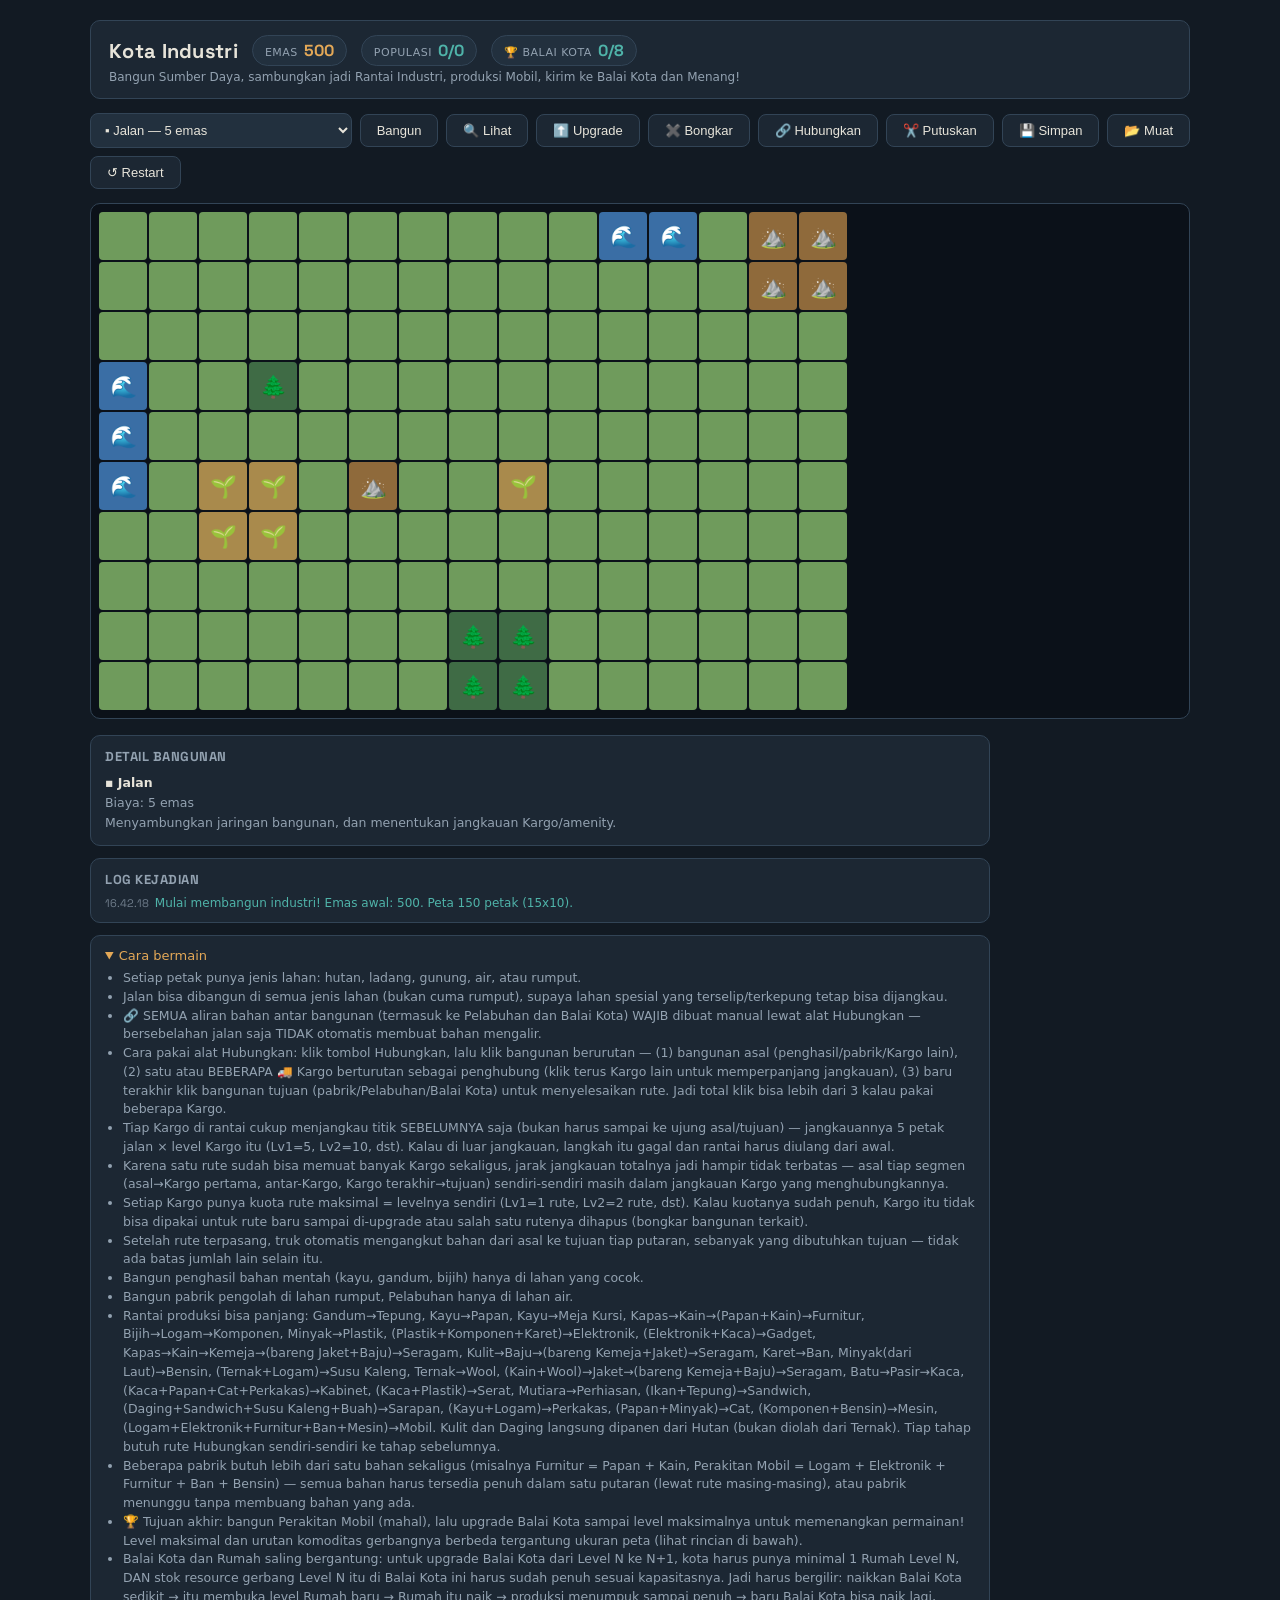
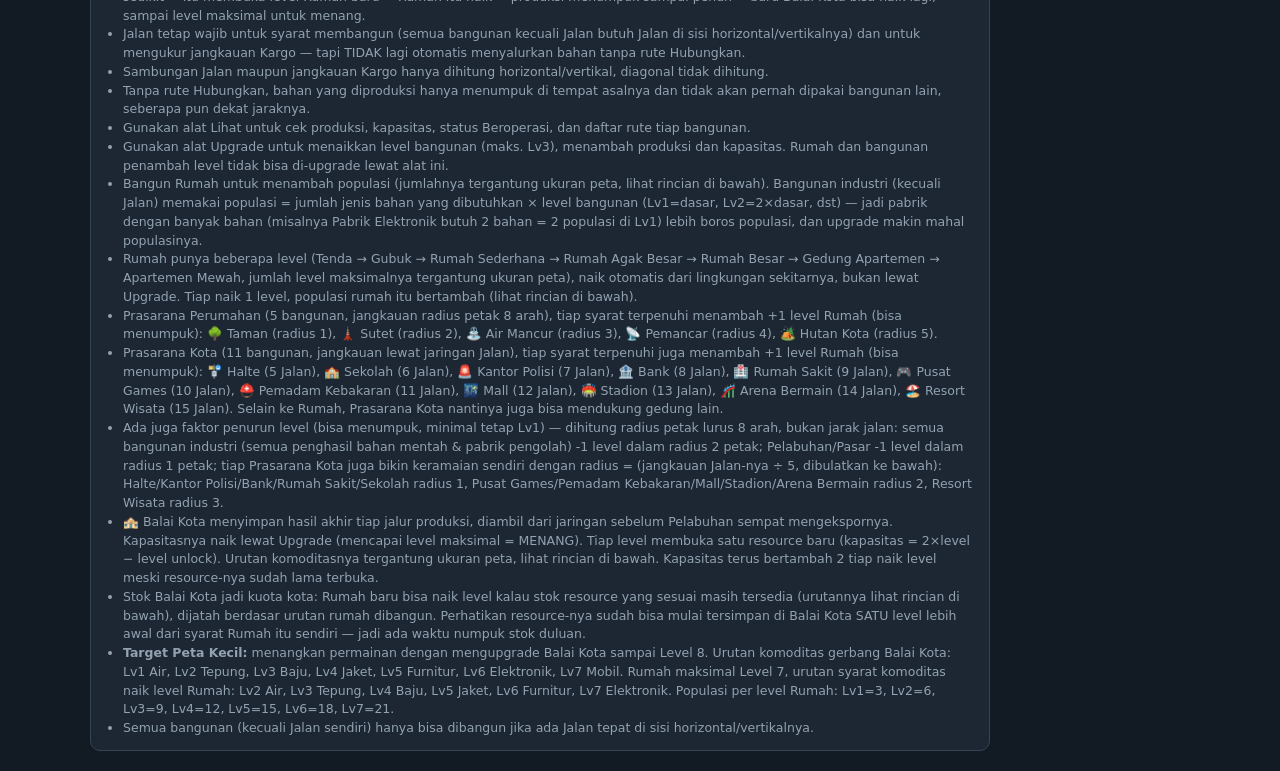
<file: index.html>
<!DOCTYPE html>
<html lang="id">
<head>
<meta charset="UTF-8">
<title>Kota Industri</title>
<link rel="preconnect" href="https://fonts.googleapis.com">
<link href="https://fonts.googleapis.com/css2?family=Space+Grotesk:wght@500;600;700&display=swap" rel="stylesheet">
<link rel="stylesheet" href="style.css">
</head>
<body>
<div class="wrap">
  <div class="toast" id="toast"></div>
  <div class="winbanner" id="winBanner" style="display:none;"></div>
  <div class="losebanner" id="loseBanner" style="display:none;"></div>
  <div class="modal-overlay" id="sizeModal" style="display:none;">
    <div class="modal-box">
      <h3>Pilih Ukuran Peta</h3>
      <p>Restart akan menghapus semua bangunan dan memulai kota baru.</p>
      <div class="modal-btns">
        <button class="toolbtn" id="sizeSmallBtn">🗺️ Peta Kecil<br><span class="modal-sub">15 × 10 (150 petak)</span></button>
        <button class="toolbtn" id="sizeLargeBtn">🗺️ Peta Besar<br><span class="modal-sub">41 × 18 (738 petak)</span></button>
      </div>
      <div class="modal-btns" style="margin-top:12px;">
        <button class="toolbtn" id="sizeModalCancel">Batal</button>
      </div>
    </div>
  </div>

  <div class="modal-overlay" id="disconnectModal" style="display:none;">
    <div class="modal-box">
      <h3>Pilih Rute yang Diputus</h3>
      <p id="disconnectModalDesc">Klik salah satu rute di bawah untuk memutusnya.</p>
      <div class="modal-btns" id="disconnectModalBtns" style="flex-direction:column;"></div>
      <div class="modal-btns" style="margin-top:12px;">
        <button class="toolbtn" id="disconnectModalCancel">Batal</button>
      </div>
    </div>
  </div>

  <input type="file" id="loadFileInput" accept=".json" style="display:none;">

  <div class="topbar">
    <div class="titlewrap">
      <h1>Kota Industri</h1>
      <div class="stat gold"><span class="lbl">Emas</span><span class="val" id="goldVal">0</span></div>
      <div class="stat pop"><span class="lbl">Populasi</span><span class="val" id="popVal">0/0</span></div>
      <div class="stat pop"><span class="lbl">🏆 Balai Kota</span><span class="val" id="carVal">0/0</span></div>
    </div>
    <div class="sub">Bangun Sumber Daya, sambungkan jadi Rantai Industri, produksi Mobil, kirim ke Balai Kota dan Menang!</div>
  </div>

  <div class="toolbar" id="toolbar"></div>

  <div class="main">
    <div class="gridcol">
      <div class="grid" id="grid"></div>
    </div>
    <div class="side">
      <div class="panel">
        <h3>Detail bangunan</h3>
        <div id="detailPanel" style="font-size:12.5px;color:var(--muted);line-height:1.6;">Pilih alat Lihat, lalu klik bangunan di peta.</div>
      </div>
      <div class="panel">
        <h3>Log kejadian</h3>
        <div class="log" id="log"></div>
      </div>
      <div class="panel">
        <details open>
          <summary>Cara bermain</summary>
          <ul>
            <li>Setiap petak punya jenis lahan: hutan, ladang, gunung, air, atau rumput.</li>
            <li>Jalan bisa dibangun di semua jenis lahan (bukan cuma rumput), supaya lahan spesial yang terselip/terkepung tetap bisa dijangkau.</li>
            <li>🔗 SEMUA aliran bahan antar bangunan (termasuk ke Pelabuhan dan Balai Kota) WAJIB dibuat manual lewat alat Hubungkan — bersebelahan jalan saja TIDAK otomatis membuat bahan mengalir.</li>
            <li>Cara pakai alat Hubungkan: klik tombol Hubungkan, lalu klik bangunan berurutan — (1) bangunan asal (penghasil/pabrik/Kargo lain), (2) satu atau BEBERAPA 🚚 Kargo berturutan sebagai penghubung (klik terus Kargo lain untuk memperpanjang jangkauan), (3) baru terakhir klik bangunan tujuan (pabrik/Pelabuhan/Balai Kota) untuk menyelesaikan rute. Jadi total klik bisa lebih dari 3 kalau pakai beberapa Kargo.</li>
            <li>Tiap Kargo di rantai cukup menjangkau titik SEBELUMNYA saja (bukan harus sampai ke ujung asal/tujuan) — jangkauannya 5 petak jalan × level Kargo itu (Lv1=5, Lv2=10, dst). Kalau di luar jangkauan, langkah itu gagal dan rantai harus diulang dari awal.</li>
            <li>Karena satu rute sudah bisa memuat banyak Kargo sekaligus, jarak jangkauan totalnya jadi hampir tidak terbatas — asal tiap segmen (asal→Kargo pertama, antar-Kargo, Kargo terakhir→tujuan) sendiri-sendiri masih dalam jangkauan Kargo yang menghubungkannya.</li>
            <li>Setiap Kargo punya kuota rute maksimal = levelnya sendiri (Lv1=1 rute, Lv2=2 rute, dst). Kalau kuotanya sudah penuh, Kargo itu tidak bisa dipakai untuk rute baru sampai di-upgrade atau salah satu rutenya dihapus (bongkar bangunan terkait).</li>
            <li>Setelah rute terpasang, truk otomatis mengangkut bahan dari asal ke tujuan tiap putaran, sebanyak yang dibutuhkan tujuan — tidak ada batas jumlah lain selain itu.</li>
            <li>Bangun penghasil bahan mentah (kayu, gandum, bijih) hanya di lahan yang cocok.</li>
            <li>Bangun pabrik pengolah di lahan rumput, Pelabuhan hanya di lahan air.</li>
            <li>Rantai produksi bisa panjang: Gandum→Tepung, Kayu→Papan, Kayu→Meja Kursi, Kapas→Kain→(Papan+Kain)→Furnitur, Bijih→Logam→Komponen, Minyak→Plastik, (Plastik+Komponen+Karet)→Elektronik, (Elektronik+Kaca)→Gadget, Kapas→Kain→Kemeja→(bareng Jaket+Baju)→Seragam, Kulit→Baju→(bareng Kemeja+Jaket)→Seragam, Karet→Ban, Minyak(dari Laut)→Bensin, (Ternak+Logam)→Susu Kaleng, Ternak→Wool, (Kain+Wool)→Jaket→(bareng Kemeja+Baju)→Seragam, Batu→Pasir→Kaca, (Kaca+Papan+Cat+Perkakas)→Kabinet, (Kaca+Plastik)→Serat, Mutiara→Perhiasan, (Ikan+Tepung)→Sandwich, (Daging+Sandwich+Susu Kaleng+Buah)→Sarapan, (Kayu+Logam)→Perkakas, (Papan+Minyak)→Cat, (Komponen+Bensin)→Mesin, (Logam+Elektronik+Furnitur+Ban+Mesin)→Mobil. Kulit dan Daging langsung dipanen dari Hutan (bukan diolah dari Ternak). Tiap tahap butuh rute Hubungkan sendiri-sendiri ke tahap sebelumnya.</li>
            <li>Beberapa pabrik butuh lebih dari satu bahan sekaligus (misalnya Furnitur = Papan + Kain, Perakitan Mobil = Logam + Elektronik + Furnitur + Ban + Bensin) — semua bahan harus tersedia penuh dalam satu putaran (lewat rute masing-masing), atau pabrik menunggu tanpa membuang bahan yang ada.</li>
            <li>🏆 Tujuan akhir: bangun Perakitan Mobil (mahal), lalu upgrade Balai Kota sampai level maksimalnya untuk memenangkan permainan! Level maksimal dan urutan komoditas gerbangnya berbeda tergantung ukuran peta (lihat rincian di bawah).</li>
            <li>Balai Kota dan Rumah saling bergantung: untuk upgrade Balai Kota dari Level N ke N+1, kota harus punya minimal 1 Rumah Level N, DAN stok resource gerbang Level N itu di Balai Kota ini harus sudah penuh sesuai kapasitasnya. Jadi harus bergilir: naikkan Balai Kota sedikit → itu membuka level Rumah baru → Rumah itu naik → produksi menumpuk sampai penuh → baru Balai Kota bisa naik lagi, sampai level maksimal untuk menang.</li>
            <li>Jalan tetap wajib untuk syarat membangun (semua bangunan kecuali Jalan butuh Jalan di sisi horizontal/vertikalnya) dan untuk mengukur jangkauan Kargo — tapi TIDAK lagi otomatis menyalurkan bahan tanpa rute Hubungkan.</li>
            <li>Sambungan Jalan maupun jangkauan Kargo hanya dihitung horizontal/vertikal, diagonal tidak dihitung.</li>
            <li>Tanpa rute Hubungkan, bahan yang diproduksi hanya menumpuk di tempat asalnya dan tidak akan pernah dipakai bangunan lain, seberapa pun dekat jaraknya.</li>
            <li>Gunakan alat Lihat untuk cek produksi, kapasitas, status Beroperasi, dan daftar rute tiap bangunan.</li>

            <li>Gunakan alat Upgrade untuk menaikkan level bangunan (maks. Lv3), menambah produksi dan kapasitas. Rumah dan bangunan penambah level tidak bisa di-upgrade lewat alat ini.</li>
            <li>Bangun Rumah untuk menambah populasi (jumlahnya tergantung ukuran peta, lihat rincian di bawah). Bangunan industri (kecuali Jalan) memakai populasi = jumlah jenis bahan yang dibutuhkan × level bangunan (Lv1=dasar, Lv2=2×dasar, dst) — jadi pabrik dengan banyak bahan (misalnya Pabrik Elektronik butuh 2 bahan = 2 populasi di Lv1) lebih boros populasi, dan upgrade makin mahal populasinya.</li>
            <li>Rumah punya beberapa level (Tenda → Gubuk → Rumah Sederhana → Rumah Agak Besar → Rumah Besar → Gedung Apartemen → Apartemen Mewah, jumlah level maksimalnya tergantung ukuran peta), naik otomatis dari lingkungan sekitarnya, bukan lewat Upgrade. Tiap naik 1 level, populasi rumah itu bertambah (lihat rincian di bawah).</li>
            <li>Prasarana Perumahan (5 bangunan, jangkauan radius petak 8 arah), tiap syarat terpenuhi menambah +1 level Rumah (bisa menumpuk): 🌳 Taman (radius 1), 🗼 Sutet (radius 2), ⛲ Air Mancur (radius 3), 📡 Pemancar (radius 4), 🏕️ Hutan Kota (radius 5).</li>
            <li>Prasarana Kota (11 bangunan, jangkauan lewat jaringan Jalan), tiap syarat terpenuhi juga menambah +1 level Rumah (bisa menumpuk): 🚏 Halte (5 Jalan), 🏫 Sekolah (6 Jalan), 🚨 Kantor Polisi (7 Jalan), 🏦 Bank (8 Jalan), 🏥 Rumah Sakit (9 Jalan), 🎮 Pusat Games (10 Jalan), ⛑️ Pemadam Kebakaran (11 Jalan), 🌃 Mall (12 Jalan), 🏟️ Stadion (13 Jalan), 🎢 Arena Bermain (14 Jalan), 🏖️ Resort Wisata (15 Jalan). Selain ke Rumah, Prasarana Kota nantinya juga bisa mendukung gedung lain.</li>
            <li>Ada juga faktor penurun level (bisa menumpuk, minimal tetap Lv1) — dihitung radius petak lurus 8 arah, bukan jarak jalan: semua bangunan industri (semua penghasil bahan mentah & pabrik pengolah) -1 level dalam radius 2 petak; Pelabuhan/Pasar -1 level dalam radius 1 petak; tiap Prasarana Kota juga bikin keramaian sendiri dengan radius = (jangkauan Jalan-nya ÷ 5, dibulatkan ke bawah): Halte/Kantor Polisi/Bank/Rumah Sakit/Sekolah radius 1, Pusat Games/Pemadam Kebakaran/Mall/Stadion/Arena Bermain radius 2, Resort Wisata radius 3.</li>
            <li>🏤 Balai Kota menyimpan hasil akhir tiap jalur produksi, diambil dari jaringan sebelum Pelabuhan sempat mengekspornya. Kapasitasnya naik lewat Upgrade (mencapai level maksimal = MENANG). Tiap level membuka satu resource baru (kapasitas = 2×level − level unlock). Urutan komoditasnya tergantung ukuran peta, lihat rincian di bawah. Kapasitas terus bertambah 2 tiap naik level meski resource-nya sudah lama terbuka.</li>
            <li>Stok Balai Kota jadi kuota kota: Rumah baru bisa naik level kalau stok resource yang sesuai masih tersedia (urutannya lihat rincian di bawah), dijatah berdasar urutan rumah dibangun. Perhatikan resource-nya sudah bisa mulai tersimpan di Balai Kota SATU level lebih awal dari syarat Rumah itu sendiri — jadi ada waktu numpuk stok duluan.</li>
            <li id="dynamicGoalInfo">(memuat rincian target sesuai ukuran peta...)</li>
            <li>Semua bangunan (kecuali Jalan sendiri) hanya bisa dibangun jika ada Jalan tepat di sisi horizontal/vertikalnya.</li>
          </ul>
        </details>
      </div>
    </div>
  </div>

</div>
<script src="js/data.js"></script>
<script src="js/terrain.js"></script>
<script src="js/simulation.js"></script>
<script src="js/ui.js"></script>
<script src="js/main.js"></script>
</body>
</html>
</file>
<file: style.css>
:root{
    --bg:#121a23;
    --panel:#1c2733;
    --panel2:#22303e;
    --border:#324456;
    --text:#e7e4da;
    --muted:#93a2b1;
    --gold:#e3a857;
    --teal:#4fb3a9;
    --red:#d9695f;
  }
  *{box-sizing:border-box;}
  body{
    margin:0;
    background:var(--bg);
    color:var(--text);
    font-family:'Segoe UI',system-ui,-apple-system,sans-serif;
    padding:20px;
  }
  h1,h2,h3{font-family:'Space Grotesk',sans-serif; margin:0;}
  .wrap{max-width:1100px;margin:0 auto;}
  .wrap.wide{max-width:100%;}
  .topbar{
    display:flex;flex-direction:column;gap:4px;
    background:var(--panel);border:1px solid var(--border);border-radius:10px;
    padding:14px 18px;margin-bottom:14px;
  }
  .titlewrap{display:flex;align-items:center;gap:14px;flex-wrap:wrap;}
  .topbar h1{font-size:20px;font-weight:700;letter-spacing:.3px;}
  .topbar .sub{color:var(--muted);font-size:12px;}
  .stat.gold{
    display:flex;align-items:baseline;gap:6px;
    background:var(--panel2);border:1px solid var(--border);border-radius:20px;
    padding:4px 12px;
  }
  .stat.gold .lbl{font-size:11px;color:var(--muted);text-transform:uppercase;letter-spacing:.5px;}
  .stat.gold .val{font-size:16px;font-weight:700;font-family:'Space Grotesk',sans-serif;color:var(--gold);}
  .stat.pop{
    display:flex;align-items:baseline;gap:6px;
    background:var(--panel2);border:1px solid var(--border);border-radius:20px;
    padding:4px 12px;
  }
  .stat.pop .lbl{font-size:11px;color:var(--muted);text-transform:uppercase;letter-spacing:.5px;}
  .stat.pop .val{font-size:16px;font-weight:700;font-family:'Space Grotesk',sans-serif;color:var(--teal);}

  .toolbar{
    display:flex;gap:8px;flex-wrap:wrap;margin-bottom:14px;align-items:center;
  }
  #buildSelect{
    background:var(--panel2);border:1px solid var(--border);color:var(--text);
    border-radius:8px;padding:8px 10px;font-size:13px;flex:1;min-width:220px;max-width:420px;
  }
  #buildSelect option:disabled{color:var(--muted);}
  .toolbtn{
    background:var(--panel);border:1px solid var(--border);color:var(--text);
    border-radius:8px;padding:8px 16px;font-size:13px;cursor:pointer;white-space:nowrap;
    transition:border-color .12s;
  }
  .toolbtn:hover{border-color:var(--gold);}
  .toolbtn.active{border-color:var(--teal);background:var(--panel2);color:var(--teal);}
  .toolbtn.demolish.active{border-color:var(--red);color:var(--red);}

  .main{display:flex;gap:16px;flex-direction:column;}
  .side .panel{max-width:900px;}
  .gridcol{overflow-x:auto;flex:1 1 auto;}
  .grid{
    display:grid;
    grid-template-columns:repeat(15,42px);
    grid-template-rows:repeat(10,42px);
    gap:2px;
    background:#0b1119;
    padding:8px;
    border-radius:10px;
    border:1px solid var(--border);
  }
  .tile{
    width:var(--tile-size, 42px);height:var(--tile-size, 42px);border-radius:4px;
    display:flex;align-items:center;justify-content:center;
    font-size:calc(var(--tile-size, 42px) * 0.45);position:relative;cursor:pointer;
    border:2px solid transparent;
    user-select:none;
  }
  .tile .badge{
    position:absolute;bottom:1px;right:2px;font-size:9px;font-weight:700;
    background:rgba(0,0,0,.55);border-radius:4px;padding:0px 3px;
    font-family:'Space Grotesk',sans-serif;
  }
  .tile .lvbadge{
    position:absolute;top:1px;left:2px;font-size:8px;font-weight:700;
    background:rgba(227,168,87,.85);color:#2a1c08;border-radius:4px;padding:0px 3px;
    font-family:'Space Grotesk',sans-serif;
  }
  .side{
    flex:1 1 auto;max-width:none;display:flex;flex-direction:column;gap:12px;
  }
  .panel{
    background:var(--panel);border:1px solid var(--border);border-radius:10px;padding:12px 14px;
  }
  .panel h3{font-size:13px;color:var(--muted);text-transform:uppercase;letter-spacing:.5px;margin-bottom:8px;}
  .legend-row{display:flex;align-items:center;gap:8px;font-size:12px;margin-bottom:5px;color:var(--text);}
  .swatch{width:14px;height:14px;border-radius:3px;flex-shrink:0;}
  .log{font-size:12px;max-height:160px;overflow-y:auto;display:flex;flex-direction:column;gap:4px;}
  .log .entry{color:var(--muted);}
  .log .entry.sale{color:var(--teal);}
  .log .entry.err{color:var(--red);}
  .log .ts{color:var(--muted);opacity:.7;font-family:'Space Grotesk',sans-serif;font-size:11px;margin-right:2px;}
  details summary{cursor:pointer;font-size:13px;color:var(--gold);margin-bottom:6px;}
  details p, details li{font-size:12.5px;color:var(--muted);line-height:1.5;}
  details ul{margin:6px 0 0 18px;padding:0;}
  .toast{
    position:fixed;top:20px;right:20px;z-index:9999;
    background:#3a1414;border:1px solid var(--red);color:#ffd9d5;
    padding:10px 16px;border-radius:8px;font-size:13px;font-weight:600;
    max-width:280px;box-shadow:0 4px 14px rgba(0,0,0,.4);
    opacity:0;transform:translateY(-10px);pointer-events:none;
    transition:opacity .2s, transform .2s;
  }
  .toast.show{opacity:1;transform:translateY(0);}
  .winbanner{
    background:#173a2e;border:1px solid #2f7d5c;color:#bdf0d4;
    padding:16px 20px;border-radius:10px;margin-bottom:14px;
    font-size:16px;font-weight:700;text-align:center;
    font-family:'Space Grotesk',sans-serif;
  }
  .losebanner{
    background:#3a1717;border:1px solid #7d2f2f;color:#f0bdbd;
    padding:16px 20px;border-radius:10px;margin-bottom:14px;
    font-size:16px;font-weight:700;text-align:center;
    font-family:'Space Grotesk',sans-serif;
  }
  .modal-overlay{
    position:fixed;top:0;left:0;width:100%;height:100%;
    background:rgba(0,0,0,.6);z-index:999;
    display:flex;align-items:center;justify-content:center;
  }
  .modal-box{
    background:var(--panel);border:1px solid var(--border);border-radius:12px;
    padding:24px 28px;max-width:400px;text-align:center;
  }
  .modal-box h3{font-family:'Space Grotesk',sans-serif;font-size:16px;margin-bottom:8px;}
  .modal-box p{color:var(--muted);font-size:13px;margin-bottom:16px;}
  .modal-btns{display:flex;gap:10px;justify-content:center;}
  .modal-btns .toolbtn{padding:14px 18px;line-height:1.6;}
  .modal-sub{font-size:11px;color:var(--muted);font-weight:400;}
</file>
